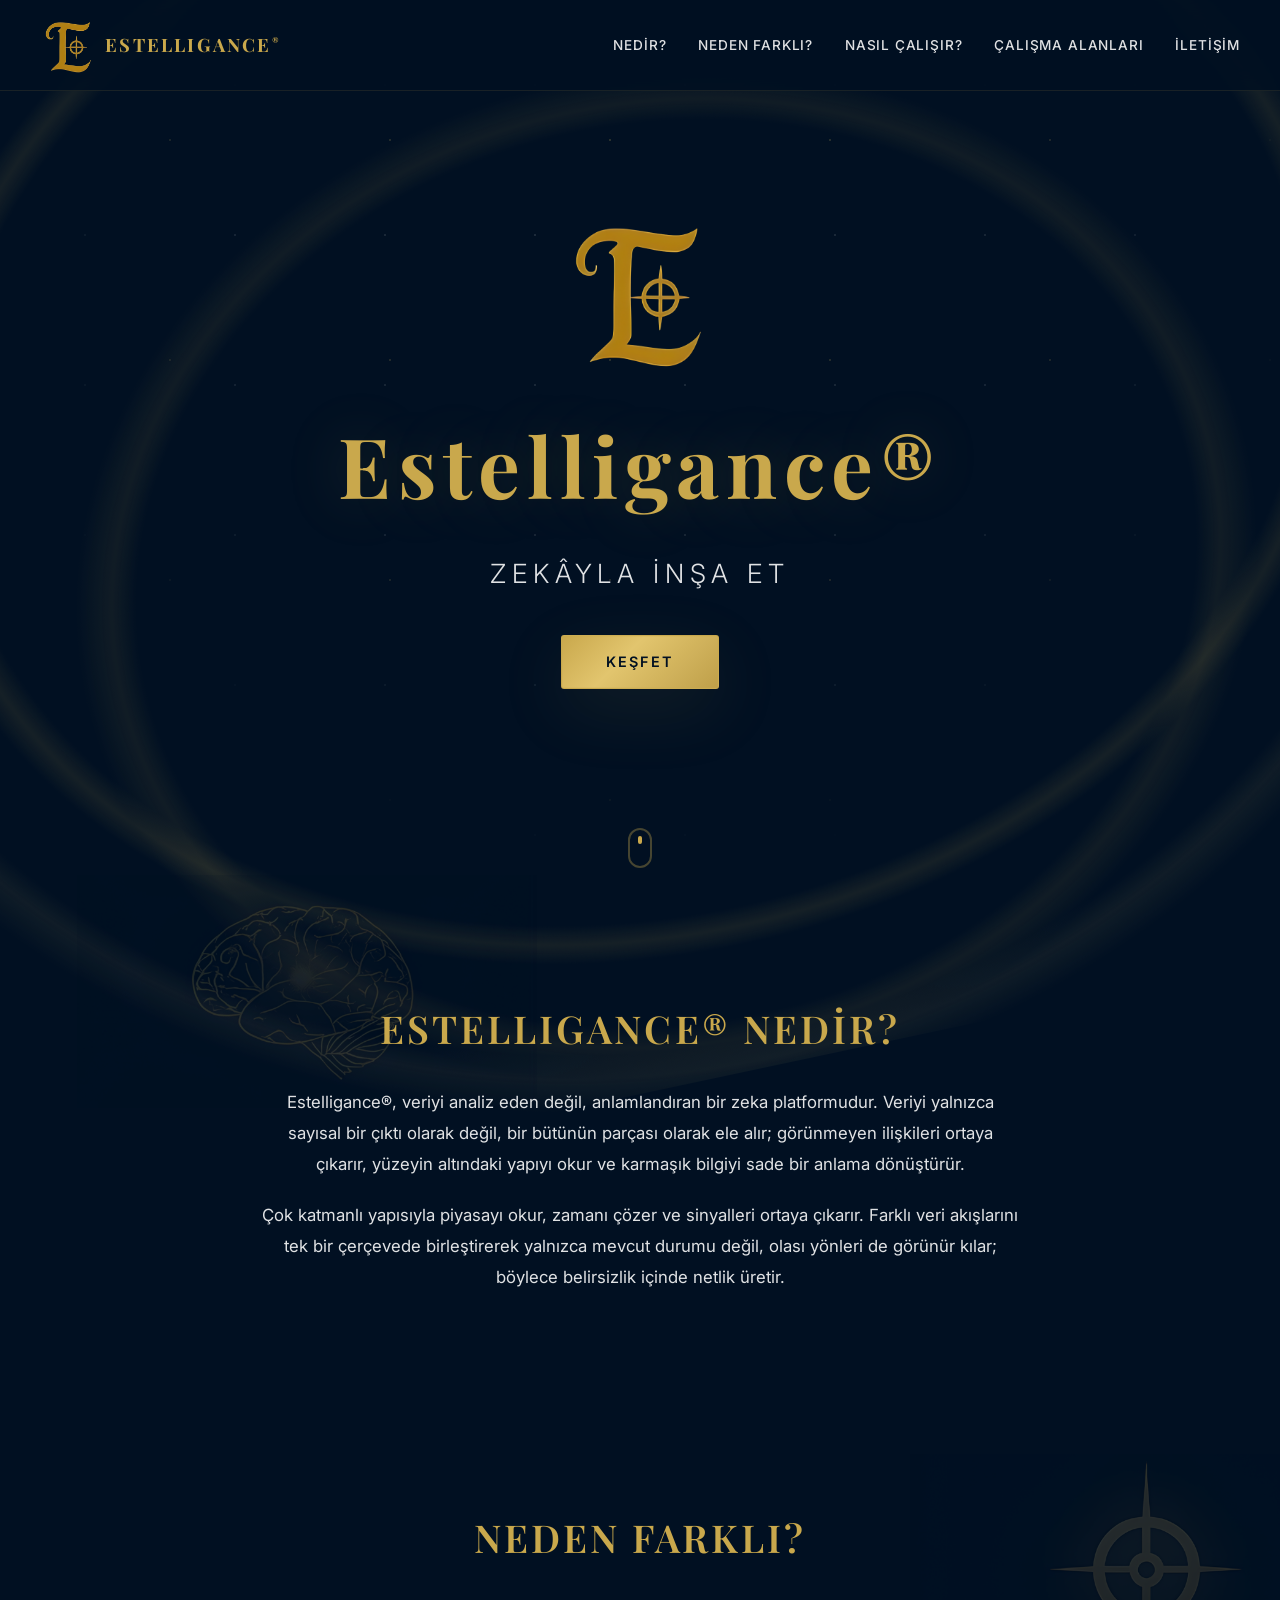
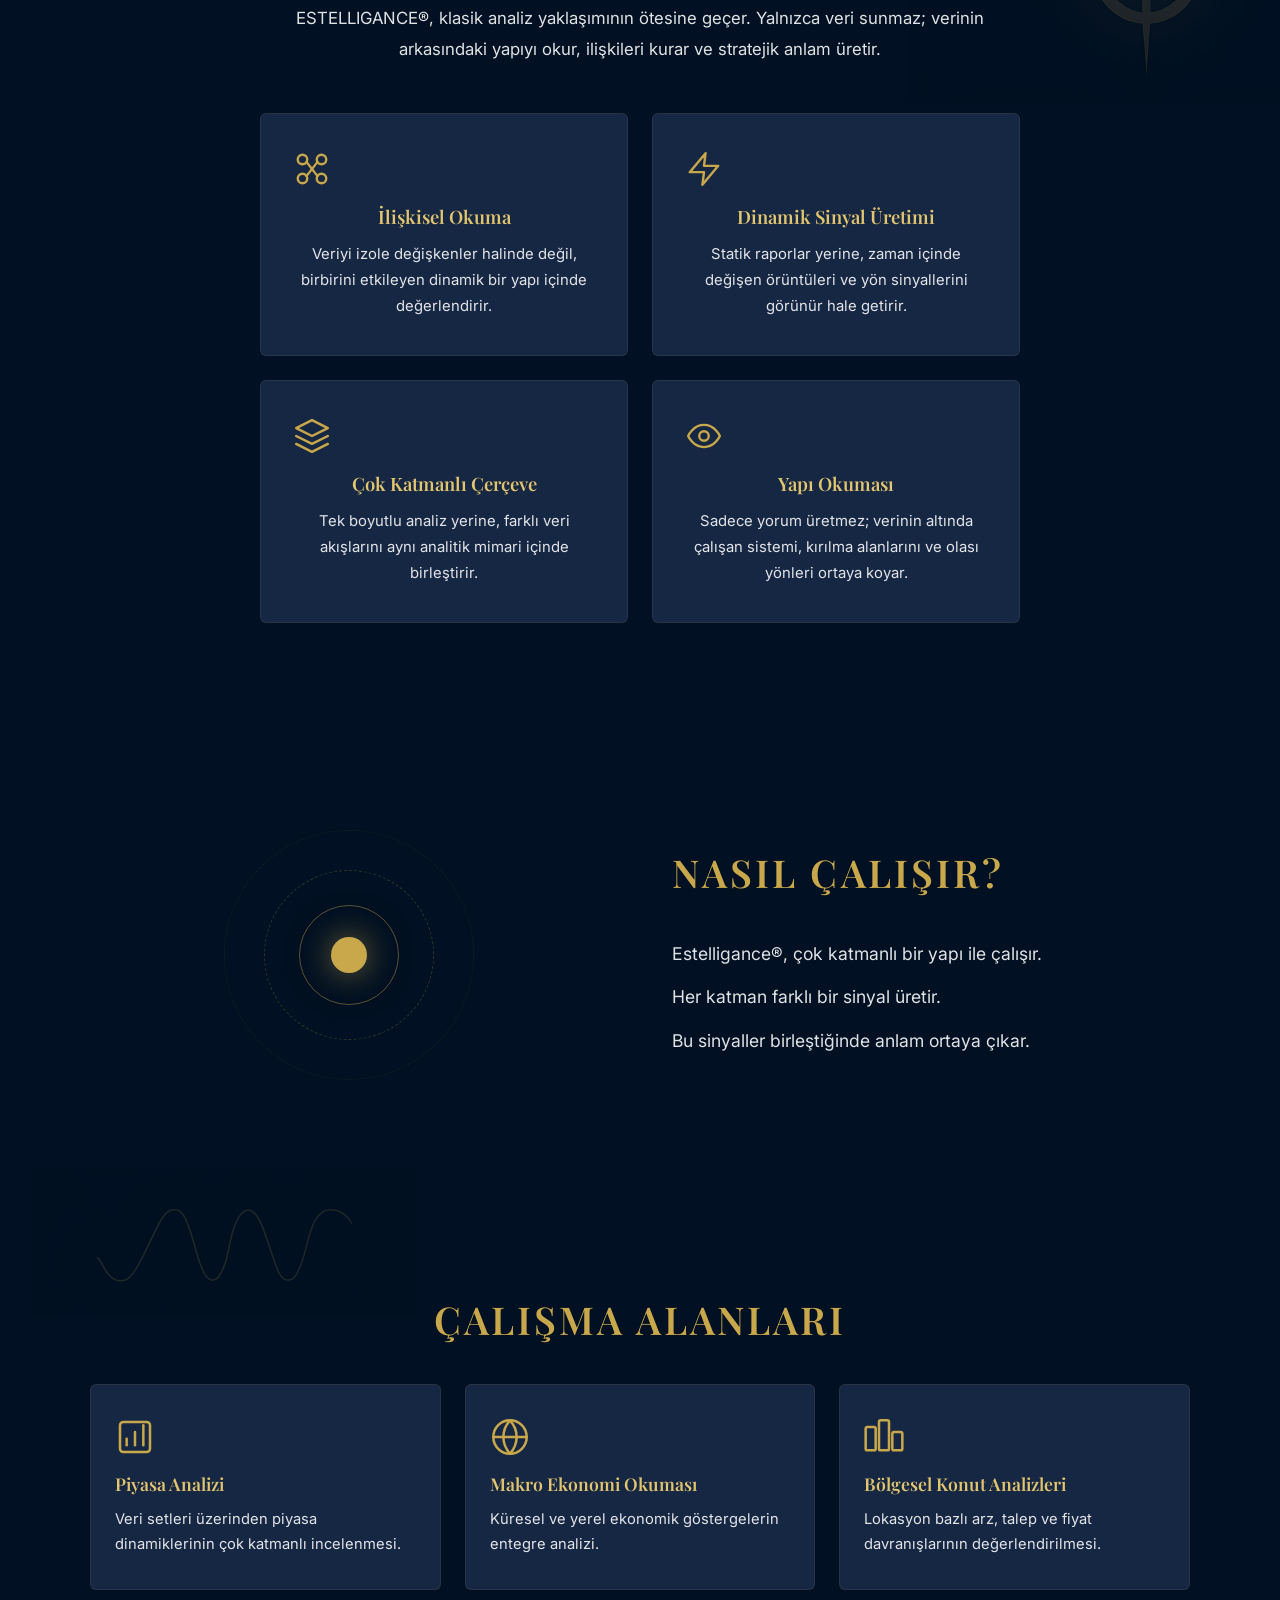
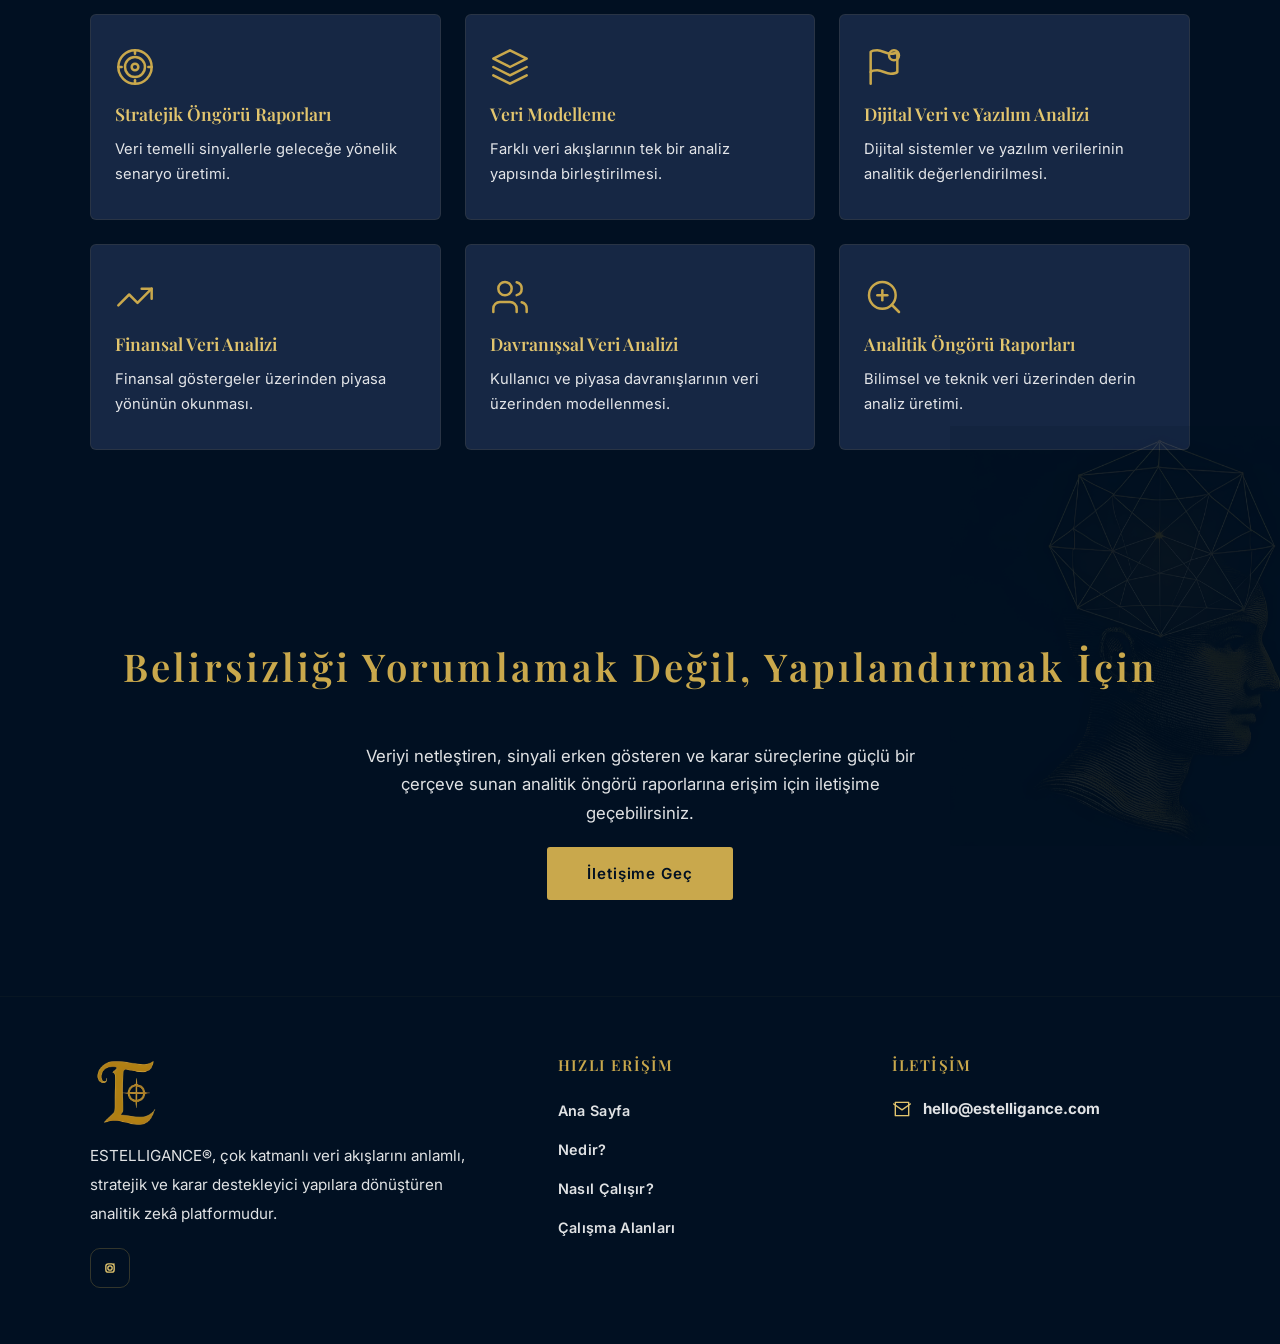
<file: index.html>
<!DOCTYPE html>
<html lang="tr">
<head>
  <meta charset="UTF-8" />
  <meta name="viewport" content="width=device-width, initial-scale=1.0" />
  <title>Estelligance&reg; &mdash; Zek&acirc;yla İnşa Et</title>
  <meta name="description" content="Estelligance®, veriyi analiz eden değil, anlamlandıran bir zeka platformudur." />
  <meta name="robots" content="index, follow, max-image-preview:large, max-snippet:-1, max-video-preview:-1" />
  <link rel="canonical" href="https://estelligance.com/" />

  <meta property="og:type" content="website" />
  <meta property="og:locale" content="tr_TR" />
  <meta property="og:url" content="https://estelligance.com/" />
  <meta property="og:site_name" content="Estelligance" />
  <meta property="og:title" content="Estelligance® — Zekâyla İnşa Et" />
  <meta property="og:description" content="Estelligance®, veriyi analiz eden değil, anlamlandıran bir zeka platformudur." />
  <meta property="og:image" content="https://estelligance.com/assets/logo2-Photoroom.png" />
  <meta property="og:image:alt" content="Estelligance logosu" />

  <meta name="twitter:card" content="summary_large_image" />
  <meta name="twitter:title" content="Estelligance® — Zekâyla İnşa Et" />
  <meta name="twitter:description" content="Estelligance®, veriyi analiz eden değil, anlamlandıran bir zeka platformudur." />
  <meta name="twitter:image" content="https://estelligance.com/assets/logo2-Photoroom.png" />

  <script type="application/ld+json">
  {
    "@context": "https://schema.org",
    "@graph": [
      {
        "@type": "WebSite",
        "name": "Estelligance",
        "url": "https://estelligance.com/",
        "description": "Estelligance®, veriyi analiz eden değil, anlamlandıran bir zeka platformudur.",
        "inLanguage": "tr-TR",
        "publisher": { "@id": "https://estelligance.com/#organization" }
      },
      {
        "@type": "Organization",
        "@id": "https://estelligance.com/#organization",
        "name": "Estelligance",
        "url": "https://estelligance.com/",
        "logo": "https://estelligance.com/assets/logo2-Photoroom.png",
        "email": "hello@estelligance.com",
        "sameAs": ["https://www.instagram.com/estelligance/"]
      }
    ]
  }
  </script>

  <link rel="preconnect" href="https://fonts.googleapis.com" />
  <link rel="preconnect" href="https://fonts.gstatic.com" crossorigin />
  <link href="https://fonts.googleapis.com/css2?family=Inter:wght@300;400;500;600;700&family=Playfair+Display:wght@400;500;600;700&display=swap" rel="stylesheet" />
  <link rel="stylesheet" href="styles.css" />
  <link rel="icon" type="image/png" href="assets/logo2-Photoroom.png" />
</head>
<body>

  <!-- ===== NAV ===== -->
  <nav class="nav" id="nav">
    <a href="#hero" class="nav__brand" aria-label="Estelligance&reg;">
      <img src="assets/logo2-Photoroom.png" alt="Estelligance Logo" class="nav__logo" />
      <span class="nav__brand-text">ESTELLIGANCE<sup>&reg;</sup></span>
    </a>
    <button class="nav__toggle" aria-label="Menü aç/kapat" id="navToggle">
      <span></span><span></span><span></span>
    </button>
    <ul class="nav__links" id="navLinks">
      <li><a href="#nedir">Nedir?</a></li>
      <li><a href="#farkli">Neden Farklı?</a></li>
      <li><a href="#nasil">Nasıl Çalışır?</a></li>
      <li><a href="#alanlar">Çalışma Alanları</a></li>
      <li><a href="#iletisim">İletişim</a></li>
    </ul>
  </nav>

  <!-- ===== HERO ===== -->
  <section class="hero" id="hero">
    <div class="hero__bg"></div>
    <div class="hero__content">
      <img src="assets/logo2-Photoroom.png" alt="Estelligance Logo" class="hero__logo" />
      <h1 class="hero__title">Estelligance&reg;</h1>
      <p class="hero__slogan">Zek&acirc;yla İnşa Et</p>
      <a href="#nedir" class="hero__cta">Keşfet</a>
    </div>
    <div class="hero__scroll-hint" aria-hidden="true">
      <span></span>
    </div>
  </section>

  <!-- ===== NEDİR ===== -->
  <section class="section section--nedir" id="nedir">
    <img src="assets/1.png" class="nedir-watermark" alt="" aria-hidden="true" />
    <div class="container nedir-grid">
      <div class="nedir-text">
      <h2 class="section__title reveal">ESTELLIGANCE&reg; NEDİR?</h2>
        <div class="section__body reveal">
          <p>
            Estelligance&reg;, veriyi analiz eden değil, anlamlandıran bir zeka platformudur.
            Veriyi yalnızca sayısal bir çıktı olarak değil, bir bütünün parçası olarak ele alır;
            görünmeyen ilişkileri ortaya çıkarır, yüzeyin altındaki yapıyı okur ve karmaşık bilgiyi
            sade bir anlama dönüştürür.
          </p>
          <p>
            Çok katmanlı yapısıyla piyasayı okur, zamanı çözer ve sinyalleri ortaya çıkarır.
            Farklı veri akışlarını tek bir çerçevede birleştirerek yalnızca mevcut durumu değil,
            olası yönleri de görünür kılar; böylece belirsizlik içinde netlik üretir.
          </p>
        </div>
      </div>
    </div>
  </section>

  <!-- ===== NEDEN FARKLI ===== -->
  <section class="section section--farkli" id="farkli">
    <img src="assets/2.png" class="farkli-watermark" alt="" aria-hidden="true" />
    <div class="container farkli-layout">
      <div class="farkli-main">
        <h2 class="section__title reveal">NEDEN FARKLI?</h2>
        <p class="farkli__intro reveal">
          ESTELLIGANCE&reg;, klasik analiz yaklaşımının ötesine geçer. Yalnızca veri sunmaz;
          verinin arkasındaki yapıyı okur, ilişkileri kurar ve stratejik anlam üretir.
        </p>

        <div class="farkli-grid">

          <div class="farkli-card reveal">
            <span class="farkli-card__icon">
              <svg viewBox="0 0 24 24" fill="none" stroke="currentColor" stroke-width="1.5" stroke-linecap="round" stroke-linejoin="round"><circle cx="6" cy="6" r="3"/><circle cx="18" cy="6" r="3"/><circle cx="6" cy="18" r="3"/><circle cx="18" cy="18" r="3"/><path d="M8.5 7.5L15.5 16.5"/><path d="M15.5 7.5L8.5 16.5"/></svg>
            </span>
            <h3 class="farkli-card__title">İlişkisel Okuma</h3>
            <p>Veriyi izole değişkenler halinde değil, birbirini etkileyen dinamik bir yapı içinde değerlendirir.</p>
          </div>

          <div class="farkli-card reveal">
            <span class="farkli-card__icon">
              <svg viewBox="0 0 24 24" fill="none" stroke="currentColor" stroke-width="1.5" stroke-linecap="round" stroke-linejoin="round"><path d="M13 2L3 14h9l-1 8 10-12h-9l1-8z"/></svg>
            </span>
            <h3 class="farkli-card__title">Dinamik Sinyal Üretimi</h3>
            <p>Statik raporlar yerine, zaman içinde değişen örüntüleri ve yön sinyallerini görünür hale getirir.</p>
          </div>

          <div class="farkli-card reveal">
            <span class="farkli-card__icon">
              <svg viewBox="0 0 24 24" fill="none" stroke="currentColor" stroke-width="1.5" stroke-linecap="round" stroke-linejoin="round"><path d="M12 2L2 7l10 5 10-5-10-5z"/><path d="M2 17l10 5 10-5"/><path d="M2 12l10 5 10-5"/></svg>
            </span>
            <h3 class="farkli-card__title">Çok Katmanlı Çerçeve</h3>
            <p>Tek boyutlu analiz yerine, farklı veri akışlarını aynı analitik mimari içinde birleştirir.</p>
          </div>

          <div class="farkli-card reveal">
            <span class="farkli-card__icon">
              <svg viewBox="0 0 24 24" fill="none" stroke="currentColor" stroke-width="1.5" stroke-linecap="round" stroke-linejoin="round"><path d="M2 12s3-7 10-7 10 7 10 7-3 7-10 7-10-7-10-7z"/><circle cx="12" cy="12" r="3"/></svg>
            </span>
            <h3 class="farkli-card__title">Yapı Okuması</h3>
            <p>Sadece yorum üretmez; verinin altında çalışan sistemi, kırılma alanlarını ve olası yönleri ortaya koyar.</p>
          </div>

        </div>
      </div>

    </div>
  </section>

  <!-- ===== NASIL ÇALIŞIR ===== -->
  <section class="section section--nasil" id="nasil">
    <img src="assets/4.png" class="nasil-watermark" alt="" aria-hidden="true" />
    <div class="container nasil-grid">
      <div class="core-visual reveal">
        <div class="core-visual__ring core-visual__ring--1"></div>
        <div class="core-visual__ring core-visual__ring--2"></div>
        <div class="core-visual__ring core-visual__ring--3"></div>
        <div class="core-visual__core"></div>
      </div>
      <div class="nasil-text reveal">
        <h2 class="section__title">NASIL ÇALIŞIR?</h2>
        <p>Estelligance&reg;, çok katmanlı bir yapı ile çalışır.</p>
        <p>Her katman farklı bir sinyal üretir.</p>
        <p>Bu sinyaller birleştiğinde anlam ortaya çıkar.</p>
      </div>
    </div>
  </section>

  <!-- ===== ÇALIŞMA ALANLARI ===== -->
  <section class="section section--alanlar" id="alanlar">
    <div class="container">
      <h2 class="section__title reveal">ÇALIŞMA ALANLARI</h2>

      <div class="areas-grid">

        <div class="area-card reveal">
          <span class="area-card__icon"><svg viewBox="0 0 24 24" fill="none" stroke="currentColor" stroke-width="1.5" stroke-linecap="round" stroke-linejoin="round"><rect x="3" y="3" width="18" height="18" rx="2"/><path d="M7 17V13"/><path d="M12 17V9"/><path d="M17 17V5"/></svg></span>
          <h3 class="area-card__title">Piyasa Analizi</h3>
          <p>Veri setleri üzerinden piyasa dinamiklerinin çok katmanlı incelenmesi.</p>
        </div>

        <div class="area-card reveal">
          <span class="area-card__icon"><svg viewBox="0 0 24 24" fill="none" stroke="currentColor" stroke-width="1.5" stroke-linecap="round" stroke-linejoin="round"><circle cx="12" cy="12" r="10"/><path d="M2 12h20"/><path d="M12 2a15.3 15.3 0 0 1 4 10 15.3 15.3 0 0 1-4 10 15.3 15.3 0 0 1-4-10 15.3 15.3 0 0 1 4-10z"/></svg></span>
          <h3 class="area-card__title">Makro Ekonomi Okuması</h3>
          <p>Küresel ve yerel ekonomik göstergelerin entegre analizi.</p>
        </div>

        <div class="area-card reveal">
          <span class="area-card__icon"><svg viewBox="0 0 24 24" fill="none" stroke="currentColor" stroke-width="1.5" stroke-linecap="round" stroke-linejoin="round"><rect x="1" y="6" width="6" height="14" rx="1"/><rect x="9" y="2" width="6" height="18" rx="1"/><rect x="17" y="9" width="6" height="11" rx="1"/></svg></span>
          <h3 class="area-card__title">Bölgesel Konut Analizleri</h3>
          <p>Lokasyon bazlı arz, talep ve fiyat davranışlarının değerlendirilmesi.</p>
        </div>

        <div class="area-card reveal">
          <span class="area-card__icon"><svg viewBox="0 0 24 24" fill="none" stroke="currentColor" stroke-width="1.5" stroke-linecap="round" stroke-linejoin="round"><circle cx="12" cy="12" r="10"/><circle cx="12" cy="12" r="6"/><circle cx="12" cy="12" r="2"/><line x1="12" y1="2" x2="12" y2="4"/><line x1="12" y1="20" x2="12" y2="22"/><line x1="2" y1="12" x2="4" y2="12"/><line x1="20" y1="12" x2="22" y2="12"/></svg></span>
          <h3 class="area-card__title">Stratejik Öngörü Raporları</h3>
          <p>Veri temelli sinyallerle geleceğe yönelik senaryo üretimi.</p>
        </div>

        <div class="area-card reveal">
          <span class="area-card__icon"><svg viewBox="0 0 24 24" fill="none" stroke="currentColor" stroke-width="1.5" stroke-linecap="round" stroke-linejoin="round"><path d="M12 2L2 7l10 5 10-5-10-5z"/><path d="M2 17l10 5 10-5"/><path d="M2 12l10 5 10-5"/></svg></span>
          <h3 class="area-card__title">Veri Modelleme</h3>
          <p>Farklı veri akışlarının tek bir analiz yapısında birleştirilmesi.</p>
        </div>

        <div class="area-card reveal">
          <span class="area-card__icon"><svg viewBox="0 0 24 24" fill="none" stroke="currentColor" stroke-width="1.5" stroke-linecap="round" stroke-linejoin="round"><path d="M4 15s1-1 4-1 5 2 8 2 4-1 4-1V3s-1 1-4 1-5-2-8-2-4 1-4 1z"/><line x1="4" y1="22" x2="4" y2="15"/><circle cx="18" cy="5" r="3"/></svg></span>
          <h3 class="area-card__title">Dijital Veri ve Yazılım Analizi</h3>
          <p>Dijital sistemler ve yazılım verilerinin analitik değerlendirilmesi.</p>
        </div>

        <div class="area-card reveal">
          <span class="area-card__icon"><svg viewBox="0 0 24 24" fill="none" stroke="currentColor" stroke-width="1.5" stroke-linecap="round" stroke-linejoin="round"><polyline points="22 7 13.5 15.5 8.5 10.5 2 17"/><polyline points="16 7 22 7 22 13"/></svg></span>
          <h3 class="area-card__title">Finansal Veri Analizi</h3>
          <p>Finansal göstergeler üzerinden piyasa yönünün okunması.</p>
        </div>

        <div class="area-card reveal">
          <span class="area-card__icon"><svg viewBox="0 0 24 24" fill="none" stroke="currentColor" stroke-width="1.5" stroke-linecap="round" stroke-linejoin="round"><path d="M16 21v-2a4 4 0 0 0-4-4H6a4 4 0 0 0-4 4v2"/><circle cx="9" cy="7" r="4"/><path d="M22 21v-2a4 4 0 0 0-3-3.87"/><path d="M16 3.13a4 4 0 0 1 0 7.75"/></svg></span>
          <h3 class="area-card__title">Davranışsal Veri Analizi</h3>
          <p>Kullanıcı ve piyasa davranışlarının veri üzerinden modellenmesi.</p>
        </div>

        <div class="area-card reveal">
          <span class="area-card__icon"><svg viewBox="0 0 24 24" fill="none" stroke="currentColor" stroke-width="1.5" stroke-linecap="round" stroke-linejoin="round"><circle cx="11" cy="11" r="8"/><line x1="21" y1="21" x2="16.65" y2="16.65"/><line x1="8" y1="11" x2="14" y2="11"/><line x1="11" y1="8" x2="11" y2="14"/></svg></span>
          <h3 class="area-card__title">Analitik Öngörü Raporları</h3>
          <p>Bilimsel ve teknik veri üzerinden derin analiz üretimi.</p>
        </div>

      </div>
    </div>
  </section>

  <!-- ===== İLETİŞİM / CTA ===== -->
  <section class="section section--contact" id="iletisim">
    <img src="assets/5.png" class="contact-watermark" alt="" aria-hidden="true" />
    <div class="container contact-inner">
      <p class="contact__headline reveal">Belirsizliği Yorumlamak Değil, Yapılandırmak İçin</p>
      <p class="contact__text reveal">
        Veriyi netleştiren, sinyali erken gösteren ve karar süreçlerine güçlü bir çerçeve sunan analitik öngörü
        raporlarına erişim için iletişime geçebilirsiniz.
      </p>
      <a href="mailto:hello@estelligance.com" class="btn btn--gold reveal">İletişime Geç</a>
    </div>
  </section>

  <!-- ===== FOOTER ===== -->
  <footer class="footer" id="footer">
    <div class="container footer-grid">
      <div class="footer-col footer-col--brand">
        <div class="footer-brand-top">
          <img src="assets/logo2-Photoroom.png" alt="Estelligance Logo" class="footer-logo" />
        </div>
        <p class="footer-brand-desc">
          ESTELLIGANCE&reg;, çok katmanlı veri akışlarını anlamlı, stratejik ve karar destekleyici yapılara dönüştüren
          analitik zek&acirc; platformudur.
        </p>

        <div class="footer-social">
          <a href="https://www.instagram.com/estelligance/" target="_blank" rel="noopener noreferrer" class="footer-social__link" aria-label="Instagram">
            <svg viewBox="0 0 24 24" fill="none" stroke="currentColor" stroke-width="1.6" stroke-linecap="round" stroke-linejoin="round">
              <rect x="7" y="7" width="10" height="10" rx="3" />
              <circle cx="12" cy="12" r="2.6" />
              <path d="M16.8 7.2h.01" />
            </svg>
          </a>
        </div>
      </div>

      <div class="footer-col">
        <h3 class="footer-col__title">Hızlı Erişim</h3>
        <ul class="footer-list">
          <li><a href="#hero">Ana Sayfa</a></li>
          <li><a href="#nedir">Nedir?</a></li>
          <li><a href="#nasil">Nasıl Çalışır?</a></li>
          <li><a href="#alanlar">Çalışma Alanları</a></li>
        </ul>
      </div>

      <div class="footer-col footer-col--contact">
        <h3 class="footer-col__title">İletişim</h3>
        <ul class="footer-contact">
          <li class="footer-contact__item">
            <span class="footer-icon" aria-hidden="true">
              <svg viewBox="0 0 24 24" fill="none" stroke="currentColor" stroke-width="1.6" stroke-linecap="round" stroke-linejoin="round">
                <path d="M4 4h16v16H4z" opacity=".2" />
                <path d="M4 4h16v16H4z" />
                <path d="m22 6-10 7L2 6" />
              </svg>
            </span>
            <a href="mailto:hello@estelligance.com">hello@estelligance.com</a>
          </li>
        </ul>
      </div>
    </div>
  </footer>

  <script src="script.js"></script>
</body>
</html>
</file>
<file: styles.css>
/* ================================================
   ESTELLIGANCE — Corporate Landing
   Navy Blue & Gold Theme
   ================================================ */

:root {
  --navy:       #011022;
  --navy-light: #111d35;
  --navy-mid:   #162744;
  --gold:       #c9a84c;
  --gold-light: #e2c56e;
  --gold-dim:   rgba(201, 168, 76, .15);
  --white:      #f0f0f0;
  --gray:       rgba(255, 255, 255, .88);
  --font-sans:  'Inter', sans-serif;
  --font-serif: 'Playfair Display', serif;
}

/* ===== RESET ===== */
*, *::before, *::after { margin: 0; padding: 0; box-sizing: border-box; }
html { scroll-behavior: smooth; font-size: 16px; }
body {
  font-family: var(--font-sans);
  background: var(--navy);
  color: var(--white);
  line-height: 1.7;
  overflow-x: hidden;
  position: relative;
  isolation: isolate; /* pseudo-element'leri içerik katmanının arkasında tutar */
}

/* ===== Site Arkaplanı: Yıldızlar + Yörünge Çizgileri ===== */
body::before {
  content: '';
  position: fixed;
  inset: 0;
  z-index: -2;
  pointer-events: none;
  background-image:
    radial-gradient(rgba(226,197,110,.35) 1px, transparent 1.6px),
    radial-gradient(rgba(255,255,255,.22) 1px, transparent 1.6px);
  background-size: 220px 220px, 150px 150px;
  background-position: 60px 30px, 10px 10px;
  opacity: .55;
  mask-image: radial-gradient(circle at 50% 20%, rgba(0,0,0,1) 0%, rgba(0,0,0,.7) 45%, rgba(0,0,0,0) 75%);
}

body::after {
  content: '';
  position: fixed;
  inset: -20%;
  z-index: -1;
  pointer-events: none;
  background:
    radial-gradient(ellipse at 50% 45%, transparent 54%, rgba(201,168,76,.16) 56%, transparent 58%),
    radial-gradient(ellipse at 50% 60%, transparent 42%, rgba(201,168,76,.12) 44%, transparent 47%),
    radial-gradient(ellipse at 50% 35%, transparent 68%, rgba(226,197,110,.10) 70%, transparent 73%);
  transform: rotate(-12deg) translateY(0);
  opacity: .65;
  filter: blur(.15px);
  animation: orbitDrift 34s ease-in-out infinite alternate;
}

@keyframes orbitDrift {
  0% { transform: rotate(-12deg) translateY(0); }
  100% { transform: rotate(-12deg) translateY(24px); }
}
a { color: inherit; text-decoration: none; }
ul { list-style: none; }
img { max-width: 100%; height: auto; display: block; }

/* ===== NAV ===== */
.nav {
  position: fixed;
  top: 0; left: 0; right: 0;
  z-index: 1000;
  display: flex;
  align-items: center;
  justify-content: space-between;
  padding: 1rem 2.5rem;
  background: rgba(1, 16, 34, .85);
  backdrop-filter: blur(12px);
  -webkit-backdrop-filter: blur(12px);
  border-bottom: 1px solid rgba(201, 168, 76, .12);
  transition: background .3s;
}
.nav__brand {
  font-family: var(--font-serif);
  font-size: 1.15rem;
  font-weight: 700;
  letter-spacing: .12em;
  color: var(--gold);
  display: flex;
  align-items: center;
  gap: .45rem;
}
.nav__brand sup { font-size: .55em; }

.nav__logo {
  width: 58px;
  height: 58px;
  object-fit: contain;
  border-radius: 0;
  box-shadow: none;
}

.nav__brand-text {
  display: inline-block;
  line-height: 1;
}
.nav__links {
  display: flex;
  gap: 2rem;
}
.nav__links a {
  font-size: .85rem;
  font-weight: 500;
  letter-spacing: .06em;
  text-transform: uppercase;
  color: var(--gray);
  transition: color .25s;
}
.nav__links a:hover { color: var(--gold); }

.nav__toggle {
  display: none;
  flex-direction: column;
  gap: 5px;
  background: none;
  border: none;
  cursor: pointer;
  padding: 4px;
}
.nav__toggle span {
  display: block;
  width: 24px;
  height: 2px;
  background: var(--gold);
  border-radius: 2px;
  transition: transform .3s, opacity .3s;
}

/* ===== HERO ===== */
.hero {
  position: relative;
  min-height: 100vh;
  display: flex;
  align-items: center;
  justify-content: center;
  text-align: center;
  overflow: hidden;
}

/* Premium film/vignette overlays */
.hero::before,
.hero::after {
  content: '';
  position: absolute;
  inset: 0;
  pointer-events: none;
  z-index: 1;
}

.hero::before {
  background: none;
  opacity: 0;
}

.hero::after {
  background: none;
  opacity: 0;
}
.hero__bg {
  position: absolute;
  inset: 0;
  z-index: 0;
  background: transparent;
  animation: none;
}
@keyframes bgPulse {
  0%   { opacity: 1; transform: scale(1) rotate(0deg); }
  100% { opacity: .95; transform: scale(1.07) rotate(6deg); }
}

.hero__content {
  position: relative;
  z-index: 2;
  display: flex;
  flex-direction: column;
  align-items: center;
  gap: .95rem;
  padding: 2.8rem 2.25rem;
  max-width: 980px;
  border-radius: 0;
  background: transparent;
  border: none;
  box-shadow: none;
  backdrop-filter: none;
  -webkit-backdrop-filter: none;
}
.hero__logo {
  width: 160px;
  height: 160px;
  object-fit: contain;
  border-radius: 0;
  border: none;
  box-shadow: none;
  margin-bottom: .5rem;
}
.hero__title {
  font-family: var(--font-serif);
  font-size: clamp(2.9rem, 7vw, 5.2rem);
  font-weight: 700;
  letter-spacing: .08em;
  color: var(--gold);
  text-shadow:
    0 0 60px rgba(201,168,76,.22);
}
.hero__slogan {
  font-size: clamp(1.15rem, 2.9vw, 1.65rem);
  font-weight: 300;
  letter-spacing: .22em;
  text-transform: uppercase;
  color: var(--gray);
}
.hero__cta {
  display: inline-block;
  margin-top: 1.5rem;
  padding: .85rem 2.75rem;
  border: 1px solid rgba(201,168,76,.75);
  border-radius: 3px;
  font-size: .9rem;
  font-weight: 600;
  letter-spacing: .14em;
  text-transform: uppercase;
  color: var(--navy);
  background: linear-gradient(135deg, rgba(201,168,76,1) 0%, rgba(226,197,110,1) 40%, rgba(201,168,76,.95) 100%);
  box-shadow:
    0 0 0 1px rgba(201,168,76,.18) inset,
    0 20px 70px rgba(201,168,76,.10);
  transition: transform .25s, box-shadow .3s, filter .3s;
}
.hero__cta:hover {
  transform: translateY(-2px);
  filter: saturate(1.05);
  box-shadow:
    0 0 0 1px rgba(201,168,76,.25) inset,
    0 28px 90px rgba(201,168,76,.16);
}

.hero__scroll-hint {
  position: absolute;
  bottom: 2rem;
  left: 50%;
  transform: translateX(-50%);
  z-index: 2;
}
.hero__scroll-hint span {
  display: block;
  width: 24px;
  height: 40px;
  border: 2px solid rgba(201,168,76,.35);
  border-radius: 12px;
  position: relative;
}
.hero__scroll-hint span::after {
  content: '';
  position: absolute;
  top: 6px;
  left: 50%;
  transform: translateX(-50%);
  width: 4px;
  height: 8px;
  background: var(--gold);
  border-radius: 2px;
  animation: scrollDot 1.8s ease-in-out infinite;
}
@keyframes scrollDot {
  0%, 100% { opacity: 1; transform: translateX(-50%) translateY(0); }
  50%      { opacity: .3; transform: translateX(-50%) translateY(14px); }
}

/* ===== SECTIONS (shared) ===== */
.section {
  padding: 6rem 2rem;
  background: transparent;
}
.container {
  max-width: 1100px;
  margin: 0 auto;
}
.section__title {
  font-family: var(--font-serif);
  font-size: clamp(1.6rem, 3.5vw, 2.4rem);
  font-weight: 600;
  letter-spacing: .08em;
  color: var(--gold);
  margin-bottom: 2rem;
  text-align: center;
}

/* ===== NEDİR ===== */
.section--nedir {
  background: transparent;
  position: relative;
  overflow: visible;
}
.section--nedir .section__body {
  max-width: 800px;
  margin: 0 auto;
  text-align: center;
}
.section--nedir p {
  margin-bottom: 1.25rem;
  font-size: 1.05rem;
  color: var(--gray);
  line-height: 1.85;
}

/* ===== NEDİR — Görsel + Metin ===== */
.nedir-grid {
  display: grid;
  grid-template-columns: 1fr;
  gap: 0;
  align-items: center;
}
.nedir-text .section__title {
  text-align: center;
  margin-bottom: 1.6rem;
}
.nedir-text .section__body {
  text-align: center;
}
.nedir-text {
  position: relative;
  z-index: 1;
  max-width: 760px;
  margin-left: auto;
  margin-right: auto;
}

.nedir-watermark {
  position: absolute;
  right: auto;
  left: 6%;
  top: -25px;
  width: clamp(280px, 40vw, 460px);
  opacity: .12;
  filter: blur(.3px);
  pointer-events: none;
  z-index: 0;
}
.nedir-media__img {
  width: 100%;
  height: 360px;
  object-fit: contain;
  border: 1px solid rgba(201,168,76,.14);
  border-radius: 16px;
  background: rgba(1,16,34,.25);
  box-shadow: 0 20px 70px rgba(0,0,0,.25);
}

/* ===== NEDEN FARKLI ===== */
.farkli__intro {
  max-width: 750px;
  margin: 0 auto 3rem;
  text-align: center;
  font-size: 1.05rem;
  color: var(--gray);
  line-height: 1.85;
}
.farkli-grid {
  display: grid;
  grid-template-columns: repeat(2, 1fr);
  gap: 1.5rem;
}

/* ===== NEDEN FARKLI — Görsel + Kartlar ===== */
.farkli-layout {
  display: grid;
  grid-template-columns: 1fr;
  gap: 0;
  align-items: center;
}
.farkli-main {
  text-align: center;
  max-width: 760px;
  margin-left: auto;
  margin-right: auto;
  position: relative;
  z-index: 1;
}

.section--farkli {
  position: relative;
  overflow: visible;
}

.farkli-watermark {
  position: absolute;
  right: -90px;
  top: 45px;
  width: clamp(260px, 36vw, 460px);
  opacity: .18;
  filter: blur(.25px);
  pointer-events: none;
  z-index: 0;
}
.farkli-media {
  display: flex;
  align-items: flex-start;
  justify-content: center;
}
.farkli-media__img {
  width: 100%;
  max-width: 360px;
  height: 360px;
  object-fit: contain;
  border: 1px solid rgba(201,168,76,.14);
  border-radius: 16px;
  background: rgba(1,16,34,.25);
  box-shadow: 0 20px 70px rgba(0,0,0,.25);
}
.farkli-card {
  background: var(--navy-mid);
  border: 1px solid rgba(201,168,76,.1);
  border-radius: 6px;
  padding: 2.25rem 2rem;
  transition: transform .3s, border-color .3s, box-shadow .3s;
}
.farkli-card:hover {
  transform: translateY(-4px);
  border-color: var(--gold);
  box-shadow: 0 8px 32px rgba(201,168,76,.1);
}
.farkli-card__icon {
  display: block;
  width: 38px;
  height: 38px;
  color: var(--gold);
  margin-bottom: .85rem;
  transition: color .3s;
}
.farkli-card__icon svg { width: 100%; height: 100%; }
.farkli-card:hover .farkli-card__icon { color: var(--gold-light); }
.farkli-card__title {
  font-family: var(--font-serif);
  font-size: 1.15rem;
  font-weight: 600;
  color: var(--gold-light);
  margin-bottom: .5rem;
}
.farkli-card p {
  font-size: .93rem;
  color: var(--gray);
  line-height: 1.75;
}

/* ===== NASIL ÇALIŞIR — Grid ===== */
.nasil-grid {
  display: grid;
  grid-template-columns: 1fr 1fr;
  gap: 4rem;
  align-items: center;
}

/* Core visual — spinning rings */
.core-visual {
  position: relative;
  width: 280px;
  height: 280px;
  margin: 0 auto;
}
.core-visual__core {
  position: absolute;
  top: 50%; left: 50%;
  width: 36px; height: 36px;
  transform: translate(-50%, -50%);
  background: var(--gold);
  border-radius: 50%;
  box-shadow:
    0 0 30px rgba(201,168,76,.5),
    0 0 60px rgba(201,168,76,.2);
}
.core-visual__ring {
  position: absolute;
  top: 50%; left: 50%;
  border: 1.5px solid;
  border-radius: 50%;
  transform: translate(-50%, -50%);
}
.core-visual__ring--1 {
  width: 100px; height: 100px;
  border-color: rgba(201,168,76,.45);
  animation: spin 8s linear infinite;
}
.core-visual__ring--2 {
  width: 170px; height: 170px;
  border-color: rgba(201,168,76,.25);
  animation: spin 14s linear infinite reverse;
}
.core-visual__ring--3 {
  width: 250px; height: 250px;
  border-color: rgba(201,168,76,.12);
  animation: spin 20s linear infinite;
}

/* Dashed accents on rings */
.core-visual__ring--1 { border-style: solid; }
.core-visual__ring--2 { border-style: dashed; }
.core-visual__ring--3 { border-style: dotted; }

@keyframes spin {
  to { transform: translate(-50%, -50%) rotate(360deg); }
}

.nasil-text h2 { text-align: left; }
.nasil-text p {
  font-size: 1.1rem;
  color: var(--gray);
  margin-bottom: .75rem;
  line-height: 1.8;
}

.section--nasil {
  background: transparent;
  position: relative;
  overflow: visible;
}

.nasil-grid {
  position: relative;
  z-index: 1;
}

.nasil-watermark {
  position: absolute;
  left: 2.5%;
  top: auto;
  bottom: -125px;
  transform: none;
  width: clamp(260px, 30vw, 420px);
  opacity: .12;
  filter: blur(.35px);
  pointer-events: none;
  z-index: 0;
}

/* ===== ÇALIŞMA ALANLARI ===== */
.section--alanlar {
  background: transparent;
  position: relative;
  overflow: visible;
}

.alanlar-media {
  display: grid;
  grid-template-columns: 1fr 1fr;
  gap: 1.25rem;
  margin: 1.75rem auto 2.5rem;
  max-width: 980px;
}
.alanlar-media__img {
  width: 100%;
  height: 210px;
  object-fit: contain;
  border: 1px solid rgba(201,168,76,.14);
  border-radius: 14px;
  background: rgba(1,16,34,.25);
  box-shadow: 0 20px 70px rgba(0,0,0,.25);
}
.areas-grid {
  display: grid;
  grid-template-columns: repeat(auto-fill, minmax(280px, 1fr));
  gap: 1.5rem;
  margin-top: 1.25rem;
}
.area-card {
  background: var(--navy-mid);
  border: 1px solid rgba(201,168,76,.1);
  border-radius: 6px;
  padding: 2rem 1.5rem;
  transition: transform .3s, border-color .3s, box-shadow .3s;
}
.area-card:hover {
  transform: translateY(-4px);
  border-color: var(--gold);
  box-shadow: 0 8px 32px rgba(201,168,76,.1);
}
.area-card__icon {
  display: block;
  width: 40px;
  height: 40px;
  margin-bottom: .75rem;
  color: var(--gold);
  transition: color .3s;
}
.area-card__icon svg {
  width: 100%;
  height: 100%;
}
.area-card:hover .area-card__icon {
  color: var(--gold-light);
}
.area-card__title {
  font-family: var(--font-serif);
  font-size: 1.1rem;
  font-weight: 600;
  color: var(--gold-light);
  margin-bottom: .5rem;
}
.area-card p {
  font-size: .92rem;
  color: var(--gray);
  line-height: 1.7;
}

/* ===== İLETİŞİM / CTA ===== */
.section--contact {
  text-align: center;
  position: relative;
  overflow: visible;
}
.contact-inner {
  display: flex;
  flex-direction: column;
  align-items: center;
  gap: 1.25rem;
  z-index: 1;
  position: relative;
}
.contact__text {
  max-width: 550px;
  font-size: 1.05rem;
  color: var(--gray);
}

.contact-watermark {
  position: absolute;
  right: -90px;
  top: -120px;
  width: 420px;
  opacity: .12;
  filter: blur(.3px);
  pointer-events: none;
  z-index: 0;
}

.contact__headline {
  font-family: var(--font-serif);
  font-size: clamp(1.6rem, 3.5vw, 2.4rem);
  font-weight: 600;
  letter-spacing: .08em;
  text-transform: none;
  color: var(--gold);
  margin-bottom: 2rem;
  text-align: center;
  line-height: 1.25;
}
.btn {
  display: inline-block;
  padding: .85rem 2.5rem;
  font-size: .95rem;
  font-weight: 600;
  letter-spacing: .06em;
  border-radius: 3px;
  transition: background .3s, color .3s, box-shadow .3s;
  cursor: pointer;
  border: none;
}
.btn--gold {
  background: var(--gold);
  color: var(--navy);
}
.btn--gold:hover {
  background: var(--gold-light);
  box-shadow: 0 4px 24px rgba(201,168,76,.3);
}

/* ===== FINAL CTA ===== */
.section--final-cta {
  background:
    radial-gradient(ellipse 90% 60% at 50% 0%, rgba(201,168,76,.18) 0%, transparent 60%),
    linear-gradient(180deg, rgba(22,39,68,.0) 0%, rgba(22,39,68,.35) 100%),
    transparent;
  text-align: center;
}
.final-cta-inner {
  display: flex;
  flex-direction: column;
  align-items: center;
  gap: 1.25rem;
}
.final-cta__text {
  max-width: 850px;
  font-size: 1.05rem;
  color: var(--gray);
  line-height: 1.9;
}
.final-cta__actions {
  margin-top: .5rem;
}

.section--metodoloji {
  background: var(--navy-light);
  text-align: center;
}
.metodoloji__text {
  max-width: 850px;
  margin: 0 auto;
  color: var(--gray);
  font-size: 1.03rem;
  line-height: 1.9;
}

.section--yasal {
  background: var(--navy-mid);
}
.yasal-inner {
  max-width: 980px;
}
.yasal-block {
  margin-bottom: 1.75rem;
  padding-bottom: 1.75rem;
  border-bottom: 1px solid rgba(201,168,76,.08);
}
.yasal-block:last-child {
  margin-bottom: 0;
  padding-bottom: 0;
  border-bottom: none;
}
.yasal-block__title {
  font-family: var(--font-serif);
  color: var(--gold-light);
  font-size: 1.1rem;
  margin-bottom: .6rem;
  text-align: left;
}
.yasal-block__text {
  color: var(--gray);
  font-size: .98rem;
  line-height: 1.9;
  text-align: left;
}

/* ===== FOOTER ===== */
.footer {
  color: var(--gray);
  padding: 3.5rem 1rem;
  border-top: 1px solid rgba(201,168,76,.04);
  background: transparent;
  position: relative;
  overflow: visible;
}
.footer-inner {
  display: flex;
  flex-direction: column;
  align-items: center;
  gap: 1.4rem;
}
.footer__brand {
  max-width: 980px;
  text-align: center;
  font-size: .9rem;
  line-height: 1.85;
  margin: 0;
}
.footer__links {
  display: flex;
  flex-wrap: wrap;
  justify-content: center;
  gap: .6rem 1.6rem;
  padding: 0;
  margin: 0;
}
.footer__links a {
  color: var(--gray);
  font-weight: 600;
  font-size: .85rem;
  letter-spacing: .02em;
  border-bottom: 1px solid transparent;
  transition: color .25s, border-color .25s;
}
.footer__links a:hover {
  color: var(--gold-light);
  border-bottom-color: rgba(201,168,76,.7);
}

/* ===== FOOTER (Grid Version) ===== */
.footer-grid {
  display: grid;
  grid-template-columns: minmax(220px, 1.45fr) 1fr 1fr;
  gap: 2.2rem;
  align-items: start;
  position: relative;
  z-index: 1;
}


.footer-col__title {
  font-family: var(--font-serif);
  color: var(--gold);
  font-size: .95rem;
  font-weight: 600;
  letter-spacing: .08em;
  text-transform: uppercase;
  margin-bottom: 1.1rem;
}

.footer-brand-top {
  display: flex;
  align-items: center;
  gap: .75rem;
  margin-bottom: .9rem;
}

.footer-logo {
  width: 74px;
  height: 74px;
  object-fit: contain;
  border-radius: 0;
  box-shadow: none;
}

.footer-brand-desc {
  max-width: 380px;
  color: var(--gray);
  line-height: 1.9;
  margin-bottom: 1.25rem;
  font-size: .95rem;
}

.footer-social {
  display: flex;
  gap: .75rem;
}

.footer-social__link {
  width: 40px;
  height: 40px;
  display: inline-flex;
  align-items: center;
  justify-content: center;
  color: var(--gold-light);
  border: 1px solid rgba(201,168,76,.25);
  border-radius: 10px;
  transition: transform .2s, border-color .25s, color .25s, background .25s;
}

.footer-social__link:hover {
  transform: translateY(-2px);
  color: var(--gold);
  border-color: rgba(201,168,76,.6);
  background: rgba(201,168,76,.08);
}

.footer-social__link svg {
  width: 20px;
  height: 20px;
}

.footer-list {
  padding: 0;
  margin: 0;
  list-style: none;
  display: flex;
  flex-direction: column;
  gap: .75rem;
}

.footer-list a {
  color: var(--gray);
  font-weight: 600;
  font-size: .9rem;
  letter-spacing: .02em;
  border-bottom: 1px solid transparent;
  transition: color .25s, border-color .25s;
}

.footer-list a:hover {
  color: var(--gold-light);
  border-bottom-color: rgba(201,168,76,.7);
}

.footer-contact {
  padding: 0;
  margin: 0;
  list-style: none;
  display: flex;
  flex-direction: column;
  gap: .85rem;
}

.footer-contact__item {
  display: flex;
  align-items: flex-start;
  gap: .7rem;
  color: var(--gray);
  line-height: 1.6;
  font-size: .95rem;
}

.footer-contact__item a {
  color: var(--gray);
  font-weight: 700;
  border-bottom: 1px solid transparent;
  transition: color .25s, border-color .25s;
}

.footer-contact__item a:hover {
  color: var(--gold-light);
  border-bottom-color: rgba(201,168,76,.7);
}

.footer-icon {
  color: var(--gold-light);
  width: 20px;
  height: 20px;
  flex: 0 0 20px;
  margin-top: .15rem;
}

.footer-icon svg {
  width: 100%;
  height: 100%;
}

/* ===== SCROLL REVEAL ===== */
.reveal {
  opacity: 0;
  transform: translateY(30px);
  transition: opacity .7s ease, transform .7s ease;
}
.reveal.visible {
  opacity: 1;
  transform: translateY(0);
}

/* ===== RESPONSIVE ===== */
@media (max-width: 768px) {
  .nav__links { 
    display: none;
    flex-direction: column;
    position: absolute;
    top: 100%;
    left: 0; right: 0;
    background: rgba(1,16,34,.97);
    padding: 1.5rem 2rem;
    gap: 1.2rem;
    border-bottom: 1px solid rgba(201,168,76,.12);
  }
  .nav__links.open { display: flex; }
  .nav__toggle { display: flex; }

  .farkli-grid {
    grid-template-columns: 1fr;
  }

  .nasil-grid {
    grid-template-columns: 1fr;
    gap: 2.5rem;
  }
  .nasil-text h2 { text-align: center; }
  .core-visual {
    width: 220px;
    height: 220px;
  }
  .core-visual__ring--1 { width: 80px; height: 80px; }
  .core-visual__ring--2 { width: 135px; height: 135px; }
  .core-visual__ring--3 { width: 200px; height: 200px; }

  .section { padding: 4rem 1.25rem; }

  .hero__content {
    padding: 2rem 1.25rem;
    border-radius: 14px;
  }
  .hero__logo {
    width: 110px;
    height: 110px;
  }

  .footer-grid {
    grid-template-columns: 1fr 1fr;
    gap: 1.6rem;
  }

  .footer-col--brand {
    grid-column: 1 / -1;
  }

  .nedir-grid {
    grid-template-columns: 1fr;
    gap: 2rem;
  }
  .nedir-media__img {
    height: 300px;
  }

  .farkli-layout {
    grid-template-columns: 1fr;
    gap: 2rem;
  }
  .farkli-media__img {
    max-width: 100%;
    height: 300px;
  }

  .alanlar-media {
    grid-template-columns: 1fr;
    margin: 1.25rem auto 2rem;
  }
  .alanlar-media__img {
    height: 200px;
  }

  .contact-watermark {
    right: -140px;
    top: -160px;
    width: 360px;
  }

  .nedir-watermark {
    left: -20px;
    top: -40px;
    width: 340px;
  }

  .nasil-watermark {
    left: 1%;
    top: auto;
    bottom: -155px;
    width: 320px;
    transform: none;
  }

  .nedir-text {
    max-width: 100%;
    margin-left: auto;
    margin-right: auto;
  }

  .farkli-main {
    max-width: 100%;
    margin-left: auto;
    margin-right: auto;
  }

  .farkli-watermark {
    right: -180px;
    top: 65px;
    width: 340px;
  }

  .footer__links {
    flex-direction: column;
    align-items: center;
    gap: .75rem;
  }

}

@media (max-width: 480px) {
  .nav { padding: .8rem 1.25rem; }
  .hero__logo { width: 90px; height: 90px; }
  .hero__content { padding: 1.75rem 1rem; }
  .areas-grid { grid-template-columns: 1fr; }

  .alanlar-media__img { height: 190px; }

  .contact-watermark {
    right: -150px;
    top: -170px;
    width: 330px;
  }

  .nedir-watermark {
    left: -34px;
    top: -25px;
    width: 280px;
  }

  .nasil-watermark {
    left: -6%;
    top: auto;
    bottom: -135px;
    width: 280px;
    transform: none;
  }

  .nedir-text {
    margin-left: auto;
    margin-right: auto;
  }

  .farkli-main {
    margin-left: auto;
    margin-right: auto;
  }

  .farkli-watermark {
    right: -170px;
    top: 45px;
    width: 300px;
  }

  .footer-grid {
    grid-template-columns: 1fr;
  }

}

/* ===== REDUCED MOTION ===== */
@media (prefers-reduced-motion: reduce) {
  *, *::before, *::after {
    animation-duration: 0.01ms !important;
    animation-iteration-count: 1 !important;
    transition-duration: 0.01ms !important;
  }
  .hero__bg { animation: none; }
  .hero::before { opacity: 0; }
  .hero::after { opacity: 0; }
  body::before { opacity: .35; }
  body::after { animation: none !important; }
  .reveal {
    opacity: 1;
    transform: none;
  }
}
</file>
